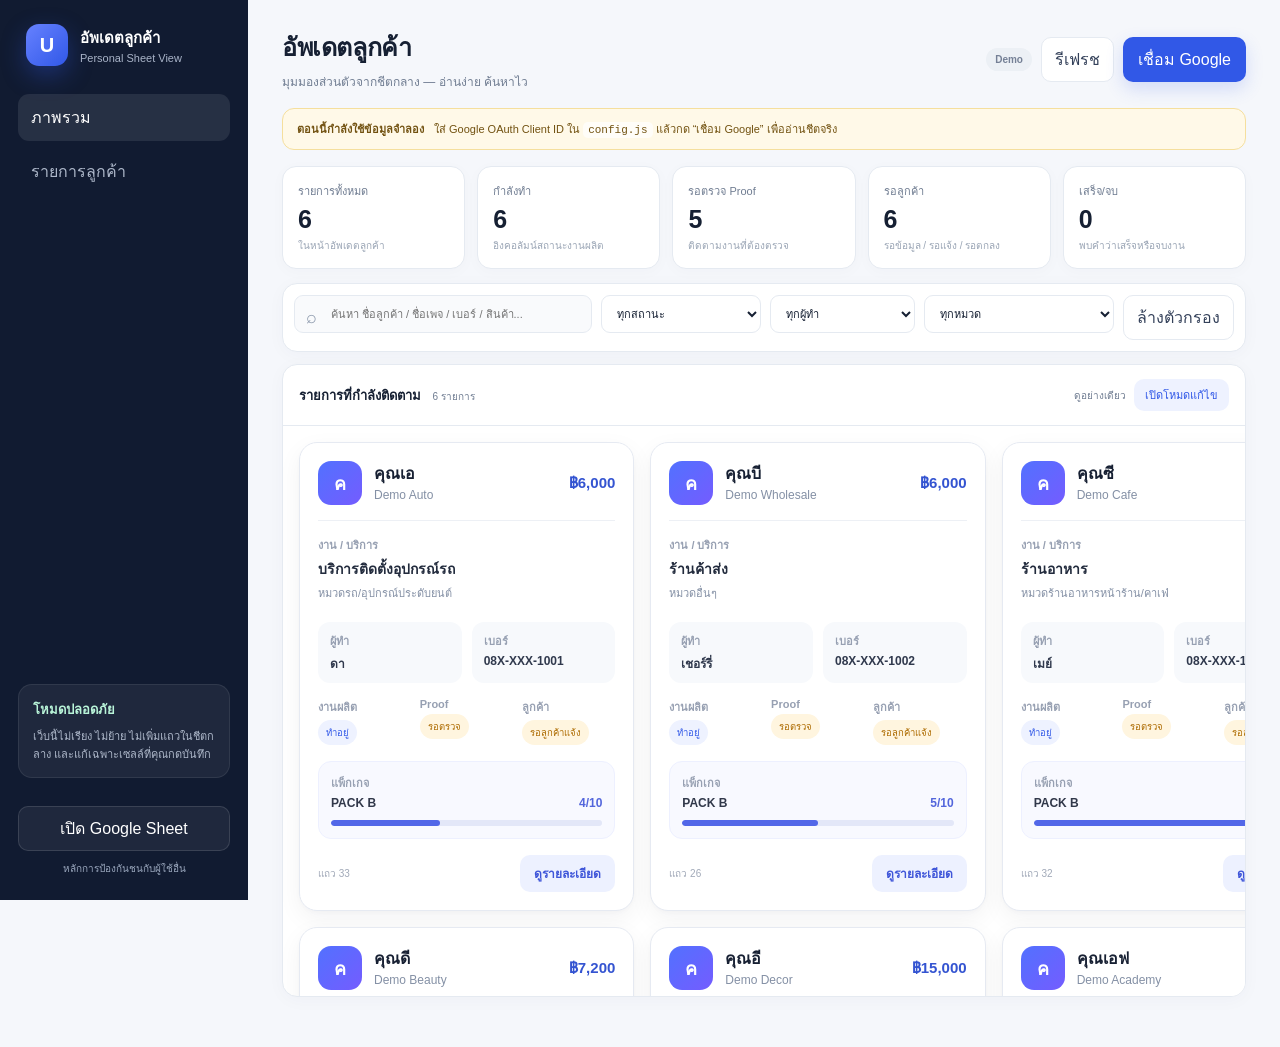
<file: index.html>
<!doctype html>
<html lang="th">
<head>
  <meta charset="utf-8" />
  <meta name="viewport" content="width=device-width, initial-scale=1" />
  <meta name="robots" content="noindex,nofollow" />
  <title>อัพเดตลูกค้า — Personal Sheet View</title>
  <link rel="stylesheet" href="styles.css" />
  <script src="https://accounts.google.com/gsi/client" async defer></script>
  <script src="config.js"></script>
</head>
<body>
  <div class="app-shell">
    <aside class="sidebar">
      <div class="brand">
        <div class="brand-mark">U</div>
        <div>
          <strong>อัพเดตลูกค้า</strong>
          <span>Personal Sheet View</span>
        </div>
      </div>

      <nav>
        <button class="nav-item active" data-view="dashboard">ภาพรวม</button>
        <button class="nav-item" data-view="customers">รายการลูกค้า</button>
      </nav>

      <div class="safe-card">
        <div class="safe-title">โหมดปลอดภัย</div>
        <p>เว็บนี้ไม่เรียง ไม่ย้าย ไม่เพิ่มแถวในชีตกลาง และแก้เฉพาะเซลล์ที่คุณกดบันทึก</p>
      </div>

      <div class="sidebar-bottom">
        <button id="openSheetBtn" class="ghost-btn wide">เปิด Google Sheet</button>
        <a class="tiny-link" href="SECURITY.md" target="_blank" rel="noopener">หลักการป้องกันชนกับผู้ใช้อื่น</a>
      </div>
    </aside>

    <main class="main">
      <header class="topbar">
        <div>
          <h1>อัพเดตลูกค้า</h1>
          <p id="subtitle">มุมมองส่วนตัวจากชีตกลาง — อ่านง่าย ค้นหาไว</p>
        </div>
        <div class="top-actions">
          <div id="connectionBadge" class="badge muted">Demo</div>
          <button id="refreshBtn" class="ghost-btn">รีเฟรช</button>
          <button id="connectBtn" class="primary-btn">เชื่อม Google</button>
        </div>
      </header>

      <section class="notice" id="notice">
        <strong>ตอนนี้กำลังใช้ข้อมูลจำลอง</strong>
        <span>ใส่ Google OAuth Client ID ใน <code>config.js</code> แล้วกด “เชื่อม Google” เพื่ออ่านชีตจริง</span>
      </section>

      <section class="stats" id="stats"></section>

      <section class="toolbar-card">
        <div class="search-wrap">
          <span class="search-icon">⌕</span>
          <input id="searchInput" type="search" placeholder="ค้นหา ชื่อลูกค้า / ชื่อเพจ / เบอร์ / สินค้า..." autocomplete="off" />
        </div>
        <select id="statusFilter"><option value="">ทุกสถานะ</option></select>
        <select id="ownerFilter"><option value="">ทุกผู้ทำ</option></select>
        <select id="categoryFilter"><option value="">ทุกหมวด</option></select>
        <button id="clearFiltersBtn" class="ghost-btn">ล้างตัวกรอง</button>
      </section>

      <section class="table-card">
        <div class="table-head">
          <div>
            <strong>รายการที่กำลังติดตาม</strong>
            <span id="resultCount"></span>
          </div>
          <div class="edit-mode-wrap">
            <span id="editModeText">ดูอย่างเดียว</span>
            <button id="editModeBtn" class="small-btn">เปิดโหมดแก้ไข</button>
          </div>
        </div>

        <div class="table-scroll">
          <table>
            <thead>
              <tr>
                <th>ลูกค้า / เพจ</th>
                <th>งาน</th>
                <th>ราคา</th>
                <th>ผู้ทำ</th>
                <th>สถานะงานผลิต</th>
                <th>Proof</th>
                <th>สถานะลูกค้า</th>
                <th>แพ็ก</th>
                <th></th>
              </tr>
            </thead>
            <tbody id="customerRows"></tbody>
          </table>
        </div>

        <div id="emptyState" class="empty hidden">
          <div class="empty-icon">⌕</div>
          <strong>ไม่พบรายการ</strong>
          <span>ลองเปลี่ยนคำค้นหาหรือตัวกรอง</span>
        </div>
      </section>
    </main>
  </div>

  <div id="drawerBackdrop" class="drawer-backdrop hidden"></div>
  <aside id="drawer" class="drawer hidden" aria-hidden="true">
    <div class="drawer-header">
      <div>
        <div class="eyebrow">รายละเอียดลูกค้า</div>
        <h2 id="drawerTitle">-</h2>
        <a id="drawerPageLink" href="#" target="_blank" rel="noopener">เปิดเพจ ↗</a>
      </div>
      <button id="closeDrawerBtn" class="icon-btn" aria-label="ปิด">×</button>
    </div>

    <div id="drawerConflict" class="conflict hidden"></div>
    <div id="drawerBody" class="drawer-body"></div>

    <div class="drawer-footer">
      <button id="openRowBtn" class="ghost-btn">เปิดแถวใน Google Sheet</button>
      <div class="footer-spacer"></div>
      <button id="cancelBtn" class="ghost-btn">ยกเลิก</button>
      <button id="saveBtn" class="primary-btn" disabled>บันทึกเฉพาะที่เปลี่ยน</button>
    </div>
  </aside>

  <div id="toast" class="toast hidden"></div>
  <script src="app.js"></script>
</body>
</html>
</file>
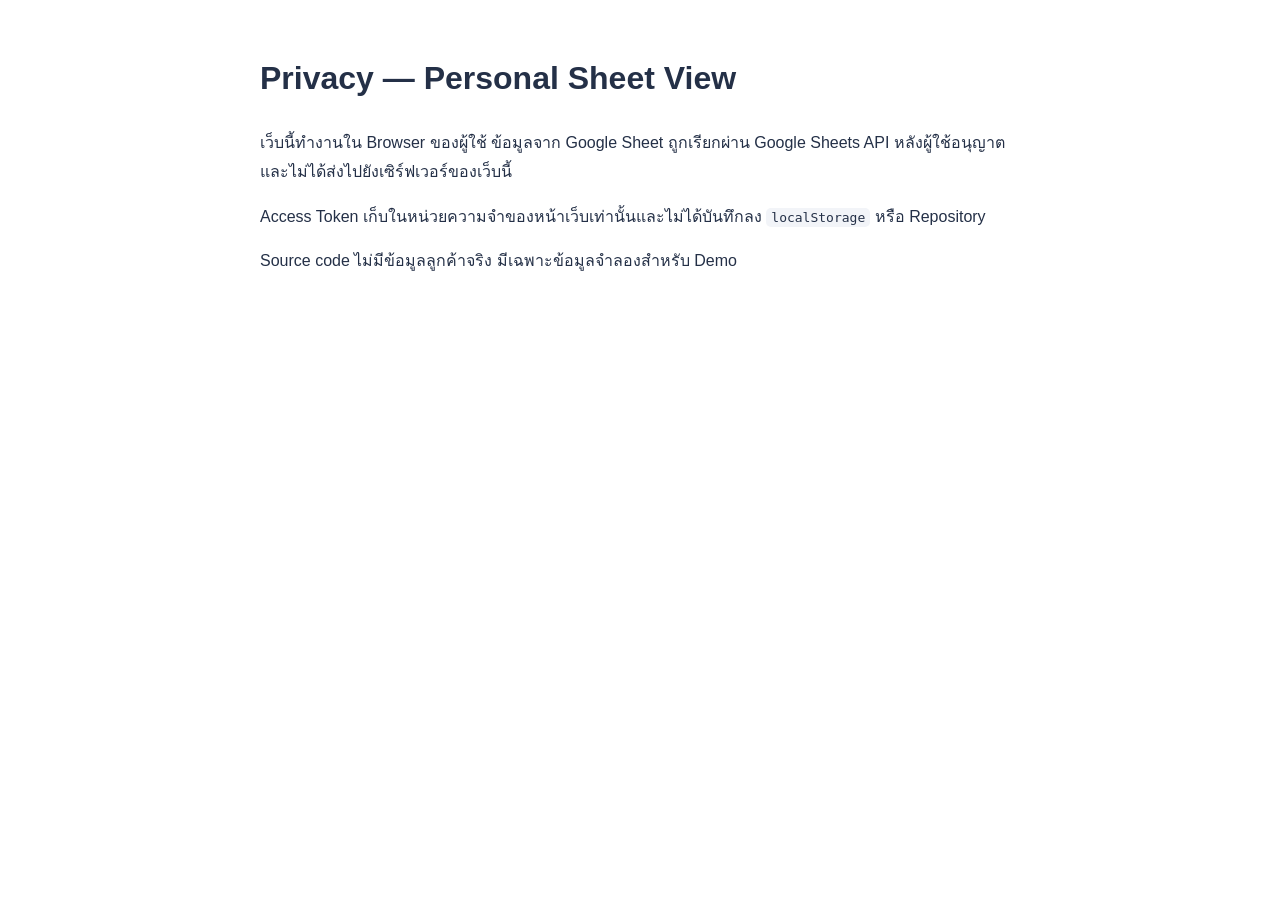
<file: privacy.html>
<!doctype html><html lang="th"><meta charset="utf-8"><title>Privacy</title><style>body{font-family:Tahoma,Arial,sans-serif;max-width:760px;margin:50px auto;padding:0 22px;line-height:1.8;color:#243047}code{background:#f2f4f8;padding:2px 5px;border-radius:5px}</style><h1>Privacy — Personal Sheet View</h1><p>เว็บนี้ทำงานใน Browser ของผู้ใช้ ข้อมูลจาก Google Sheet ถูกเรียกผ่าน Google Sheets API หลังผู้ใช้อนุญาต และไม่ได้ส่งไปยังเซิร์ฟเวอร์ของเว็บนี้</p><p>Access Token เก็บในหน่วยความจำของหน้าเว็บเท่านั้นและไม่ได้บันทึกลง <code>localStorage</code> หรือ Repository</p><p>Source code ไม่มีข้อมูลลูกค้าจริง มีเฉพาะข้อมูลจำลองสำหรับ Demo</p></html>
</file>
<file: styles.css>
:root {
  --bg: #f5f7fb;
  --card: #ffffff;
  --text: #162033;
  --muted: #6f7c91;
  --line: #e5eaf1;
  --brand: #3158e7;
  --brand-soft: #eef2ff;
  --success: #17885d;
  --success-soft: #eaf8f2;
  --warning: #ad6b00;
  --warning-soft: #fff5df;
  --danger: #c53d4c;
  --danger-soft: #fff0f2;
  --shadow: 0 12px 38px rgba(30, 45, 80, .08);
}
* { box-sizing: border-box; }
html, body { margin: 0; min-height: 100%; background: var(--bg); color: var(--text); font-family: "Noto Sans Thai", "Leelawadee UI", Tahoma, Arial, sans-serif; }
button, input, select, textarea { font: inherit; }
button { cursor: pointer; }
.hidden { display: none !important; }
.app-shell { min-height: 100vh; display: grid; grid-template-columns: 248px 1fr; }
.sidebar { position: sticky; top: 0; height: 100vh; background: #111b31; color: #fff; padding: 24px 18px; display: flex; flex-direction: column; gap: 28px; }
.brand { display: flex; gap: 12px; align-items: center; padding: 0 8px; }
.brand-mark { width: 42px; height: 42px; border-radius: 13px; display: grid; place-items: center; background: linear-gradient(135deg,#6681ff,#3158e7); font-weight: 800; font-size: 20px; box-shadow: 0 9px 25px rgba(49,88,231,.35); }
.brand strong { display: block; font-size: 15px; }
.brand span { display: block; color: #a9b4c8; font-size: 11px; margin-top: 2px; }
nav { display: grid; gap: 7px; }
.nav-item { border: 0; color: #aeb8ca; background: transparent; text-align: left; border-radius: 11px; padding: 11px 13px; }
.nav-item.active { color: #fff; background: rgba(255,255,255,.09); }
.safe-card { margin-top: auto; background: rgba(255,255,255,.06); border: 1px solid rgba(255,255,255,.08); padding: 14px; border-radius: 14px; }
.safe-title { color: #b9f5d9; font-weight: 700; font-size: 13px; }
.safe-card p { color: #aeb8ca; font-size: 11px; line-height: 1.65; margin: 7px 0 0; }
.sidebar-bottom { display: grid; gap: 10px; }
.tiny-link { font-size: 10px; color: #9aa7bd; text-decoration: none; text-align: center; }
.main { min-width: 0; padding: 27px 34px 50px; }
.topbar { display: flex; justify-content: space-between; gap: 20px; align-items: center; margin-bottom: 17px; }
.topbar h1 { margin: 0; font-size: 25px; letter-spacing: -.4px; }
.topbar p { margin: 5px 0 0; color: var(--muted); font-size: 12px; }
.top-actions { display: flex; align-items: center; gap: 9px; }
.primary-btn, .ghost-btn, .small-btn, .icon-btn { border-radius: 10px; border: 1px solid transparent; transition: .18s ease; }
.primary-btn { color: white; background: var(--brand); padding: 9px 14px; box-shadow: 0 7px 18px rgba(49,88,231,.18); }
.primary-btn:hover { transform: translateY(-1px); }
.primary-btn:disabled { background: #b9c2d4; box-shadow: none; cursor: not-allowed; transform: none; }
.ghost-btn { background: #fff; border-color: var(--line); color: #34415a; padding: 9px 13px; }
.sidebar .ghost-btn { background: rgba(255,255,255,.06); color: #fff; border-color: rgba(255,255,255,.12); }
.wide { width: 100%; }
.small-btn { padding: 6px 10px; background: var(--brand-soft); color: var(--brand); font-size: 11px; }
.icon-btn { width: 34px; height: 34px; background: #f2f4f8; color: #4b5870; font-size: 22px; }
.badge { border-radius: 999px; padding: 6px 9px; font-size: 10px; font-weight: 700; }
.badge.muted { background: #ecf0f5; color: #758096; }
.badge.live { background: var(--success-soft); color: var(--success); }
.badge.edit { background: var(--warning-soft); color: var(--warning); }
.notice { background: #fff9e8; border: 1px solid #f5df9d; border-radius: 12px; padding: 11px 14px; display: flex; gap: 10px; align-items: center; color: #725211; font-size: 11px; margin-bottom: 16px; }
.notice strong { white-space: nowrap; }
.notice code { background: rgba(255,255,255,.7); padding: 2px 5px; border-radius: 5px; }
.stats { display: grid; grid-template-columns: repeat(5, minmax(130px, 1fr)); gap: 12px; margin-bottom: 14px; }
.stat-card { background: var(--card); border: 1px solid var(--line); border-radius: 14px; padding: 15px; box-shadow: 0 3px 15px rgba(30,45,80,.025); }
.stat-label { color: var(--muted); font-size: 11px; }
.stat-value { font-size: 25px; font-weight: 800; margin-top: 5px; letter-spacing: -.6px; }
.stat-hint { margin-top: 4px; font-size: 10px; color: #9aa5b5; }
.toolbar-card, .table-card { background: var(--card); border: 1px solid var(--line); border-radius: 15px; box-shadow: 0 3px 18px rgba(30,45,80,.03); }
.toolbar-card { display: grid; grid-template-columns: minmax(270px, 1fr) 160px 145px 190px auto; gap: 9px; padding: 11px; margin-bottom: 12px; }
.search-wrap { position: relative; }
.search-icon { position: absolute; left: 12px; top: 50%; transform: translateY(-52%); color: #8996aa; font-size: 18px; }
input, select, textarea { width: 100%; border: 1px solid var(--line); background: #fff; color: var(--text); border-radius: 9px; outline: 0; }
input, select { height: 38px; padding: 0 11px; font-size: 11px; }
.search-wrap input { padding-left: 36px; background: #f9fafc; }
input:focus, select:focus, textarea:focus { border-color: #9aabf7; box-shadow: 0 0 0 3px rgba(49,88,231,.07); }
.table-card { overflow: hidden; }
.table-head { padding: 14px 16px; display: flex; justify-content: space-between; align-items: center; border-bottom: 1px solid var(--line); }
.table-head strong { font-size: 13px; }
.table-head span { color: var(--muted); font-size: 10px; margin-left: 7px; }
.edit-mode-wrap { display: flex; align-items: center; gap: 8px; }
.table-scroll { overflow: auto; max-height: calc(100vh - 330px); }
table { border-collapse: collapse; width: 100%; min-width: 1070px; }
th { position: sticky; top: 0; z-index: 1; background: #fafbfd; color: #7a8799; text-align: left; font-size: 9.5px; font-weight: 700; padding: 10px 12px; border-bottom: 1px solid var(--line); }
td { padding: 11px 12px; border-bottom: 1px solid #edf0f5; font-size: 10.5px; vertical-align: middle; }
tbody tr:hover { background: #fbfcff; }
.person strong { display: block; font-size: 11.5px; }
.person span, .subtle { display: block; margin-top: 2px; color: #8a96a8; font-size: 9.5px; max-width: 230px; overflow: hidden; text-overflow: ellipsis; white-space: nowrap; }
.price { font-weight: 700; white-space: nowrap; }
.status-pill { display: inline-flex; max-width: 160px; padding: 5px 8px; border-radius: 999px; font-size: 9.5px; background: #f0f3f7; color: #5d697c; white-space: nowrap; overflow: hidden; text-overflow: ellipsis; }
.status-pill.green { background: var(--success-soft); color: var(--success); }
.status-pill.yellow { background: var(--warning-soft); color: var(--warning); }
.status-pill.red { background: var(--danger-soft); color: var(--danger); }
.status-pill.blue { background: var(--brand-soft); color: var(--brand); }
.row-actions { display: flex; justify-content: flex-end; gap: 6px; }
.detail-btn { border: 1px solid var(--line); background: #fff; color: #40506c; border-radius: 8px; padding: 6px 9px; font-size: 9.5px; }
.empty { display: grid; place-items: center; gap: 5px; color: #8792a5; padding: 50px; }
.empty-icon { font-size: 28px; }
.drawer-backdrop { position: fixed; inset: 0; background: rgba(15,24,42,.28); z-index: 10; backdrop-filter: blur(1px); }
.drawer { position: fixed; right: 0; top: 0; bottom: 0; width: min(610px, 94vw); z-index: 11; background: #fff; box-shadow: -25px 0 70px rgba(18,31,55,.18); display: flex; flex-direction: column; }
.drawer-header { padding: 20px 22px 16px; border-bottom: 1px solid var(--line); display: flex; justify-content: space-between; gap: 15px; }
.eyebrow { color: #8d99aa; font-size: 9.5px; text-transform: uppercase; letter-spacing: .6px; }
.drawer-header h2 { font-size: 20px; margin: 4px 0 2px; }
.drawer-header a { color: var(--brand); font-size: 10px; text-decoration: none; }
.drawer-body { padding: 16px 22px 90px; overflow: auto; }
.section-card { border: 1px solid var(--line); border-radius: 13px; padding: 14px; margin-bottom: 11px; }
.section-card h3 { margin: 0 0 11px; font-size: 12px; }
.info-grid { display: grid; grid-template-columns: repeat(2, minmax(0,1fr)); gap: 10px 14px; }
.info-item label, .field label { display: block; color: #8792a4; font-size: 9px; margin-bottom: 4px; }
.info-item div { font-size: 11px; min-height: 18px; word-break: break-word; }
.form-grid { display: grid; grid-template-columns: repeat(2, minmax(0,1fr)); gap: 10px; }
.field.full { grid-column: 1 / -1; }
.field input, .field select { height: 36px; }
.field textarea { min-height: 74px; padding: 9px 10px; resize: vertical; font-size: 10.5px; }
.field input:disabled, .field select:disabled, .field textarea:disabled { background: #f6f7f9; color: #788398; }
.readonly-note { background: #f6f8fb; color: #6d788b; border-radius: 9px; padding: 9px 10px; font-size: 9.5px; line-height: 1.55; margin-bottom: 10px; }
.package-box { display: grid; grid-template-columns: auto 1fr; gap: 12px; align-items: center; }
.package-name { font-weight: 800; color: var(--brand); }
.progress { height: 7px; border-radius: 999px; background: #edf0f5; overflow: hidden; }
.progress > span { display: block; height: 100%; background: var(--brand); border-radius: inherit; }
.drawer-footer { position: absolute; left: 0; right: 0; bottom: 0; padding: 12px 18px; border-top: 1px solid var(--line); background: rgba(255,255,255,.96); display: flex; gap: 8px; align-items: center; backdrop-filter: blur(8px); }
.footer-spacer { flex: 1; }
.conflict { margin: 12px 22px 0; background: var(--danger-soft); color: var(--danger); border: 1px solid #ffd2d8; padding: 10px 12px; border-radius: 10px; font-size: 10px; line-height: 1.55; }
.toast { position: fixed; left: 50%; bottom: 24px; transform: translateX(-50%); z-index: 30; background: #162033; color: #fff; border-radius: 10px; padding: 10px 14px; font-size: 10.5px; box-shadow: var(--shadow); }
@media (max-width: 1100px) {
  .app-shell { grid-template-columns: 1fr; }
  .sidebar { display: none; }
  .main { padding: 22px; }
  .toolbar-card { grid-template-columns: 1fr 1fr; }
  .search-wrap { grid-column: 1 / -1; }
  .stats { grid-template-columns: repeat(3,1fr); }
}
@media (max-width: 650px) {
  .main { padding: 15px; }
  .topbar { align-items: flex-start; }
  .top-actions { flex-wrap: wrap; justify-content: flex-end; }
  .stats { grid-template-columns: repeat(2,1fr); }
  .toolbar-card { grid-template-columns: 1fr; }
  .search-wrap { grid-column: auto; }
  .info-grid, .form-grid { grid-template-columns: 1fr; }
  .field.full { grid-column: auto; }
}
/* =========================================================
   CUSTOMER CARD VIEW
   ========================================================= */


/* ซ่อนหัวตารางเดิม */
table thead {
  display: none;
}


/* เปลี่ยน tbody จากตารางเป็น Grid */
#customerRows {
  display: grid;
  grid-template-columns: repeat(4, minmax(0, 1fr));
  gap: 16px;
  padding: 16px;
}


/* แต่ละแถวกลายเป็น container ของ Card */
.customer-card-row {
  display: block;
  border: 0 !important;
  background: transparent !important;
}


.customer-card-row > td {
  display: block;
  padding: 0 !important;
  border: 0 !important;
}


/* ตัว Card */
.customer-card {
  height: 100%;

  display: flex;
  flex-direction: column;

  background: #ffffff;

  border: 1px solid #e6eaf2;
  border-radius: 18px;

  padding: 18px;

  box-shadow:
    0 2px 4px rgba(15, 23, 42, 0.02),
    0 8px 24px rgba(15, 23, 42, 0.05);

  transition:
    transform 0.18s ease,
    box-shadow 0.18s ease,
    border-color 0.18s ease;
}


.customer-card:hover {
  transform: translateY(-2px);

  border-color: #cbd5ff;

  box-shadow:
    0 4px 8px rgba(15, 23, 42, 0.04),
    0 14px 30px rgba(15, 23, 42, 0.08);
}


/* =========================
   TOP
   ========================= */

.customer-card-top {
  display: flex;
  align-items: center;
  gap: 12px;
}


.customer-avatar {
  width: 44px;
  height: 44px;

  flex: 0 0 44px;

  display: flex;
  align-items: center;
  justify-content: center;

  border-radius: 13px;

  background: linear-gradient(
    135deg,
    #5271ff,
    #745cff
  );

  color: #ffffff;

  font-size: 18px;
  font-weight: 800;
}


.customer-main {
  flex: 1;
  min-width: 0;
}


.customer-main h3 {
  margin: 0;

  font-size: 16px;
  line-height: 1.3;

  color: #172033;

  white-space: nowrap;
  overflow: hidden;
  text-overflow: ellipsis;
}


.customer-page {
  margin-top: 4px;

  color: #8490a5;

  font-size: 12px;

  white-space: nowrap;
  overflow: hidden;
  text-overflow: ellipsis;
}


.customer-price {
  white-space: nowrap;

  font-size: 15px;
  font-weight: 800;

  color: #3454d1;
}


/* =========================
   DIVIDER
   ========================= */

.customer-card-divider {
  height: 1px;

  margin: 15px 0;

  background: #edf0f5;
}


/* =========================
   JOB
   ========================= */

.customer-job {
  min-height: 72px;
}


.card-label {
  display: block;

  margin-bottom: 4px;

  color: #97a0b2;

  font-size: 11px;
  font-weight: 600;
}


.card-value {
  color: #222b3d;

  font-size: 14px;
  font-weight: 700;
}


.job-name {
  display: -webkit-box;

  overflow: hidden;

  -webkit-line-clamp: 2;
  -webkit-box-orient: vertical;
}


.card-subvalue {
  margin-top: 4px;

  color: #8490a5;

  font-size: 11px;

  white-space: nowrap;
  overflow: hidden;
  text-overflow: ellipsis;
}


/* =========================
   META
   ========================= */

.customer-meta-grid {
  display: grid;
  grid-template-columns: 1fr 1fr;

  gap: 10px;

  margin-top: 14px;
}


.customer-meta {
  padding: 10px 12px;

  background: #f7f9fc;

  border-radius: 12px;
}


.customer-meta strong {
  display: block;

  color: #30394d;

  font-size: 12px;

  white-space: nowrap;
  overflow: hidden;
  text-overflow: ellipsis;
}


/* =========================
   STATUS
   ========================= */

.customer-status-section {
  display: grid;
  grid-template-columns: repeat(3, minmax(0, 1fr));

  gap: 8px;

  margin-top: 15px;
}


.status-item {
  min-width: 0;
}


.status-item .status-pill {
  max-width: 100%;

  overflow: hidden;
  text-overflow: ellipsis;
  white-space: nowrap;
}


/* =========================
   PACKAGE
   ========================= */

.customer-package {
  margin-top: 16px;

  padding: 12px;

  background: #f8f9ff;

  border: 1px solid #edf0ff;
  border-radius: 13px;
}


.package-head {
  display: flex;
  justify-content: space-between;
  gap: 12px;

  align-items: flex-end;
}


.package-head strong {
  display: block;

  max-width: 190px;

  color: #31384a;

  font-size: 12px;

  white-space: nowrap;
  overflow: hidden;
  text-overflow: ellipsis;
}


.package-count {
  color: #5366dc;

  font-size: 12px;
  font-weight: 800;
}


.card-progress {
  width: 100%;
  height: 6px;

  margin-top: 10px;

  overflow: hidden;

  background: #e3e7f8;

  border-radius: 999px;
}


.card-progress span {
  display: block;

  height: 100%;

  background: #5267e8;

  border-radius: 999px;

  transition: width 0.3s ease;
}


/* =========================
   FOOTER
   ========================= */

.customer-card-footer {
  display: flex;
  align-items: center;
  justify-content: space-between;

  gap: 12px;

  margin-top: auto;
  padding-top: 16px;
}


.row-number {
  color: #a1a9b8;

  font-size: 10px;
}


.card-detail-btn {
  border: 0;

  padding: 9px 14px;

  border-radius: 10px;

  background: #edf1ff;

  color: #3f56d9;

  font-size: 12px;
  font-weight: 700;

  cursor: pointer;
}


.card-detail-btn:hover {
  background: #dfe5ff;
}


/* =========================================================
   RESPONSIVE
   ========================================================= */


/* Notebook / จอไม่กว้างมาก */
@media (max-width: 1450px) {

  #customerRows {
    grid-template-columns: repeat(3, minmax(0, 1fr));
  }

}


/* Tablet */
@media (max-width: 1050px) {

  #customerRows {
    grid-template-columns: repeat(2, minmax(0, 1fr));
  }

}


/* Mobile */
@media (max-width: 680px) {

  #customerRows {
    grid-template-columns: 1fr;

    padding: 10px;
    gap: 12px;
  }


  .customer-card {
    border-radius: 15px;

    padding: 15px;
  }


  .customer-status-section {
    grid-template-columns: 1fr 1fr;
  }

}
</file>
